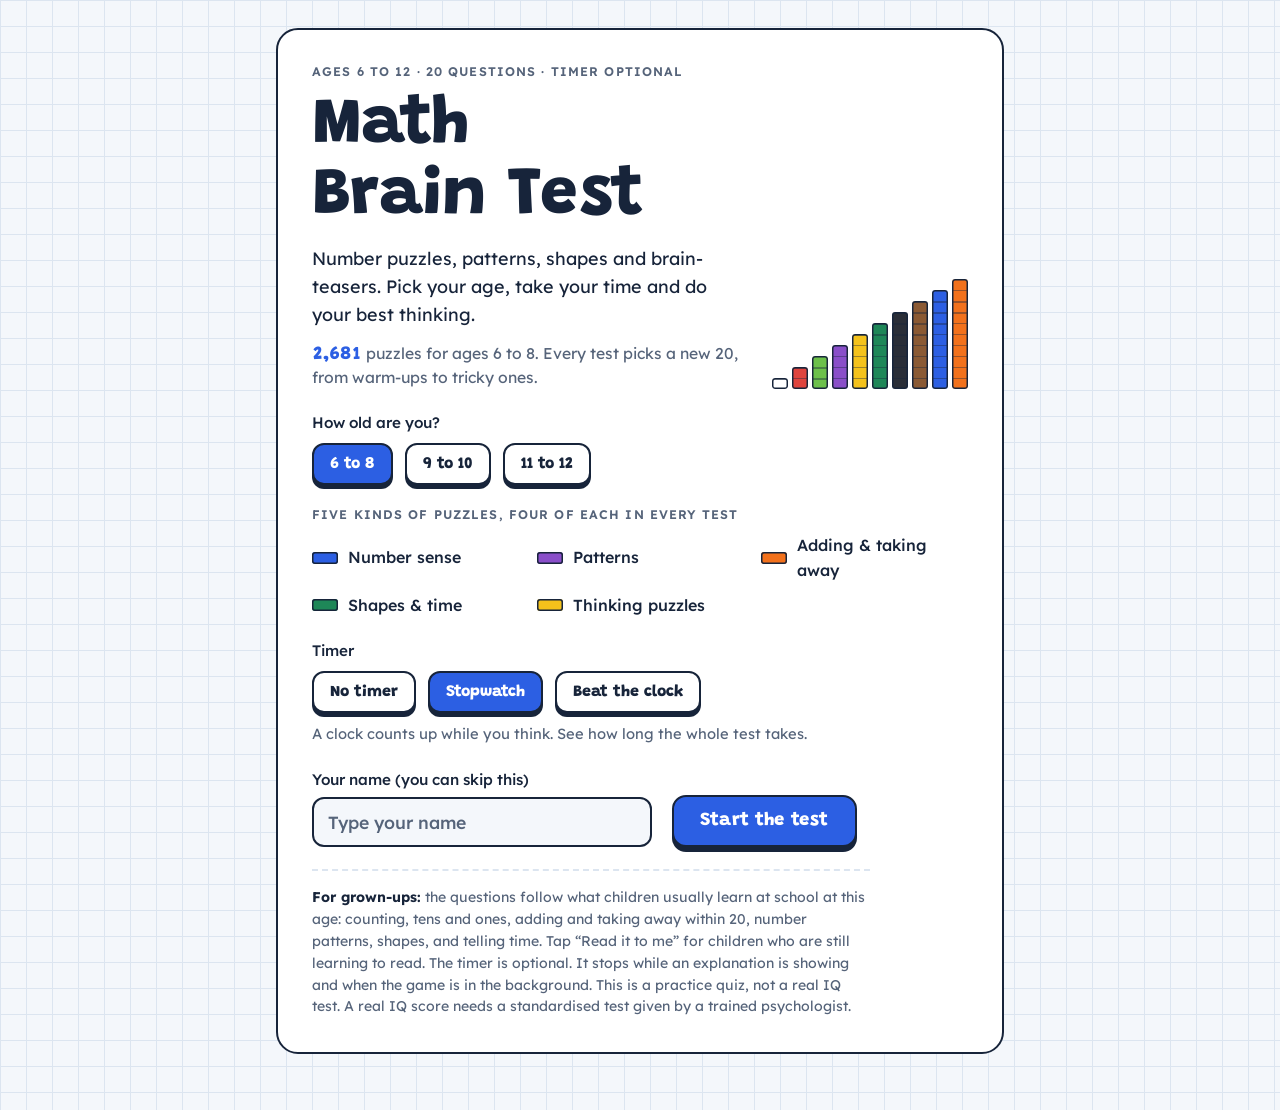
<file: index.html>
<!doctype html>
<html lang="en">
<head>
<meta charset="utf-8">
<meta name="viewport" content="width=device-width, initial-scale=1, viewport-fit=cover">
<title>Math Brain Test</title>
<meta name="claude:viewport-fit-sides" content="cover">
<meta name="description" content="A math puzzle game for 6 to 12 year olds, in three age groups. Every test picks 20 new questions from a bank of thousands.">
<!-- Link preview on Facebook, Messenger, WhatsApp, X... Picture source: tools/share-card.html -->
<link rel="canonical" href="https://kikulik.github.io/math-brain-test/">
<meta property="og:type" content="website">
<meta property="og:url" content="https://kikulik.github.io/math-brain-test/">
<meta property="og:site_name" content="Math Brain Test">
<meta property="og:title" content="Math Brain Test: math puzzles for ages 6 to 12">
<meta property="og:description" content="8,232 puzzles in three age groups (6–8, 9–10, 11–12): counting, times tables, fractions, percentages, algebra, geometry and brain-teasers. Every test picks a new 20. Free, no ads, no sign-up.">
<meta property="og:image" content="https://kikulik.github.io/math-brain-test/img/share.png">
<meta property="og:image:type" content="image/png">
<meta property="og:image:width" content="1200">
<meta property="og:image:height" content="630">
<meta property="og:image:alt" content="Math Brain Test: a staircase of coloured counting rods next to sample puzzles like 7 + 5 = ? and 2x + 3 = 15">
<meta name="twitter:card" content="summary_large_image">
<link rel="icon" href="data:image/svg+xml,%3Csvg xmlns='http://www.w3.org/2000/svg' viewBox='0 0 32 32'%3E%3Crect x='2' y='20' width='8' height='10' rx='1' fill='%23E0443E'/%3E%3Crect x='12' y='12' width='8' height='18' rx='1' fill='%23F4C21B'/%3E%3Crect x='22' y='4' width='8' height='26' rx='1' fill='%232C5FE3'/%3E%3C/svg%3E">
<link rel="preconnect" href="https://fonts.googleapis.com">
<link rel="preconnect" href="https://fonts.gstatic.com" crossorigin>
<link rel="stylesheet" href="https://fonts.googleapis.com/css2?family=Grandstander:wght@600;800&family=Lexend:wght@400;500;600;700&display=swap">
<link rel="stylesheet" href="css/style.css">
</head>
<body>
<main class="wrap">
  <section id="start" class="sheet" aria-labelledby="start-title">
    <div class="hero">
      <div class="hero-text">
        <p class="eyebrow">Ages 6 to 12 · 20 questions · timer optional</p>
        <h1 id="start-title">Math Brain Test</h1>
        <p class="lead">Number puzzles, patterns, shapes and brain-teasers. Pick your age, take your time and do your best thinking.</p>
        <p class="bank"><b id="bank-count">2,681</b> puzzles for ages <span id="age-name">6 to 8</span>. Every test picks a new 20, from warm-ups to tricky ones.</p>
      </div>
      <div class="stairs" aria-hidden="true">
        <i style="--n:1;--c:var(--rod-white)"></i><i style="--n:2;--c:var(--rod-red)"></i>
        <i style="--n:3;--c:var(--rod-lgreen)"></i><i style="--n:4;--c:var(--rod-purple)"></i>
        <i style="--n:5;--c:var(--rod-yellow)"></i><i style="--n:6;--c:var(--rod-dgreen)"></i>
        <i style="--n:7;--c:var(--rod-black)"></i><i style="--n:8;--c:var(--rod-brown)"></i>
        <i style="--n:9;--c:var(--rod-blue)"></i><i style="--n:10;--c:var(--rod-orange)"></i>
      </div>
    </div>

    <fieldset class="pick">
      <legend>How old are you?</legend>
      <div id="age-modes" class="seg seg-big"></div>
    </fieldset>

    <div class="skills-wrap">
      <p class="eyebrow">Five kinds of puzzles, four of each in every test</p>
      <ul id="skill-list" class="skills"></ul>
    </div>

    <form id="start-form" class="start-form">
      <fieldset class="pick">
        <legend>Timer</legend>
        <div id="timer-modes" class="seg"></div>
        <p id="timer-hint" class="hint"></p>
      </fieldset>
      <div class="start-row">
        <div class="field">
          <label for="kid-name">Your name (you can skip this)</label>
          <input id="kid-name" name="kid-name" autocomplete="off" maxlength="24" placeholder="Type your name">
        </div>
        <button class="btn" type="submit">Start the test</button>
      </div>
    </form>

    <p class="note"><b>For grown-ups:</b> the questions follow what children usually learn at school at this age: <span id="age-note">counting, tens and ones, adding and taking away within 20, number patterns, shapes, and telling time</span>. Tap “Read it to me” for children who are still learning to read. The timer is optional. It stops while an explanation is showing and when the game is in the background. This is a practice quiz, not a real IQ test. A real IQ score needs a standardised test given by a trained psychologist.</p>
  </section>

  <section id="quiz" class="sheet" hidden aria-label="Question">
    <div class="qhead">
      <div class="qmeta">
        <span id="qcount" class="qcount"></span>
        <span id="qtag" class="tag"></span>
      </div>
      <div class="qtools">
        <span id="timer" class="timer" role="timer" hidden>
          <svg viewBox="0 0 24 24" width="18" height="18" aria-hidden="true" fill="none" stroke="currentColor" stroke-width="2.2" stroke-linecap="round" stroke-linejoin="round"><circle cx="12" cy="13.5" r="8"/><path d="M12 9.5v4l2.5 2.5M9.5 2.5h5"/></svg>
          <b id="timer-text">0:00</b>
        </span>
        <button id="speak" class="speak" type="button" hidden>
          <svg viewBox="0 0 24 24" width="18" height="18" aria-hidden="true" fill="none" stroke="currentColor" stroke-width="2" stroke-linecap="round" stroke-linejoin="round"><path d="M4 9v6h4l5 4V5L8 9H4z"/><path d="M16.5 8.5a5 5 0 0 1 0 7"/><path d="M19 6a8.5 8.5 0 0 1 0 12"/></svg>
          Read it to me
        </button>
      </div>
    </div>
    <div id="rods" class="rods" aria-hidden="true"></div>
    <div id="tbar" class="tbar" aria-hidden="true" hidden><i></i></div>
    <p id="prompt" class="prompt" tabindex="-1"></p>
    <div id="visual" class="visual"></div>
    <div id="opts" class="opts" role="group" aria-labelledby="prompt"></div>
    <div id="feedback" class="feedback" hidden>
      <p id="fb-text"></p>
      <button id="next" class="btn" type="button">Next question</button>
    </div>
    <span id="live" class="sr" aria-live="polite"></span>
  </section>

  <section id="result" class="sheet" hidden aria-labelledby="r-title">
    <div class="r-words">
      <h2 id="r-title">Well done!</h2>
      <p id="r-msg" class="lead"></p>
    </div>
    <div class="result-top">
      <div>
        <p class="eyebrow">Your score · ages <span id="r-age">6 to 8</span></p>
        <p id="r-score" class="score"></p>
      </div>
      <div class="r-side">
        <div id="r-stars" class="stars" role="img"></div>
        <p id="r-level" class="level"></p>
        <p id="r-time" class="meta"></p>
      </div>
    </div>
    <div class="breakdown-wrap">
      <p class="eyebrow">Skill by skill</p>
      <div id="r-skills" class="breakdown"></div>
    </div>
    <div id="r-practice" class="practice"></div>
    <details>
      <summary>See every question and answer</summary>
      <ol id="r-review" class="review"></ol>
    </details>
    <div class="actions">
      <button id="again" class="btn" type="button">New test, new puzzles</button>
      <button id="home" class="btn ghost" type="button">Change name or timer</button>
    </div>
    <p class="note"><b>For grown-ups:</b> the score shows which skills are solid and which need more practice. It is not an IQ score.</p>
  </section>
</main>
<canvas id="confetti" hidden></canvas>

<script src="js/core.js"></script>
<script src="js/draw.js"></script>
<script src="js/ages-6-8/numbers.js"></script>
<script src="js/ages-6-8/patterns.js"></script>
<script src="js/ages-6-8/sums.js"></script>
<script src="js/ages-6-8/shapes.js"></script>
<script src="js/ages-6-8/logic.js"></script>
<script src="js/ages-9-10/draw.js"></script>
<script src="js/ages-9-10/numbers.js"></script>
<script src="js/ages-9-10/patterns.js"></script>
<script src="js/ages-9-10/times.js"></script>
<script src="js/ages-9-10/measures.js"></script>
<script src="js/ages-9-10/logic.js"></script>
<script src="js/ages-11-12/draw.js"></script>
<script src="js/ages-11-12/numbers.js"></script>
<script src="js/ages-11-12/algebra.js"></script>
<script src="js/ages-11-12/fractions.js"></script>
<script src="js/ages-11-12/geometry.js"></script>
<script src="js/ages-11-12/logic.js"></script>
<script src="js/pool.js"></script>
<script src="js/picker.js"></script>
<script src="js/timer.js"></script>
<script src="js/app.js"></script>
</body>
</html>
</file>
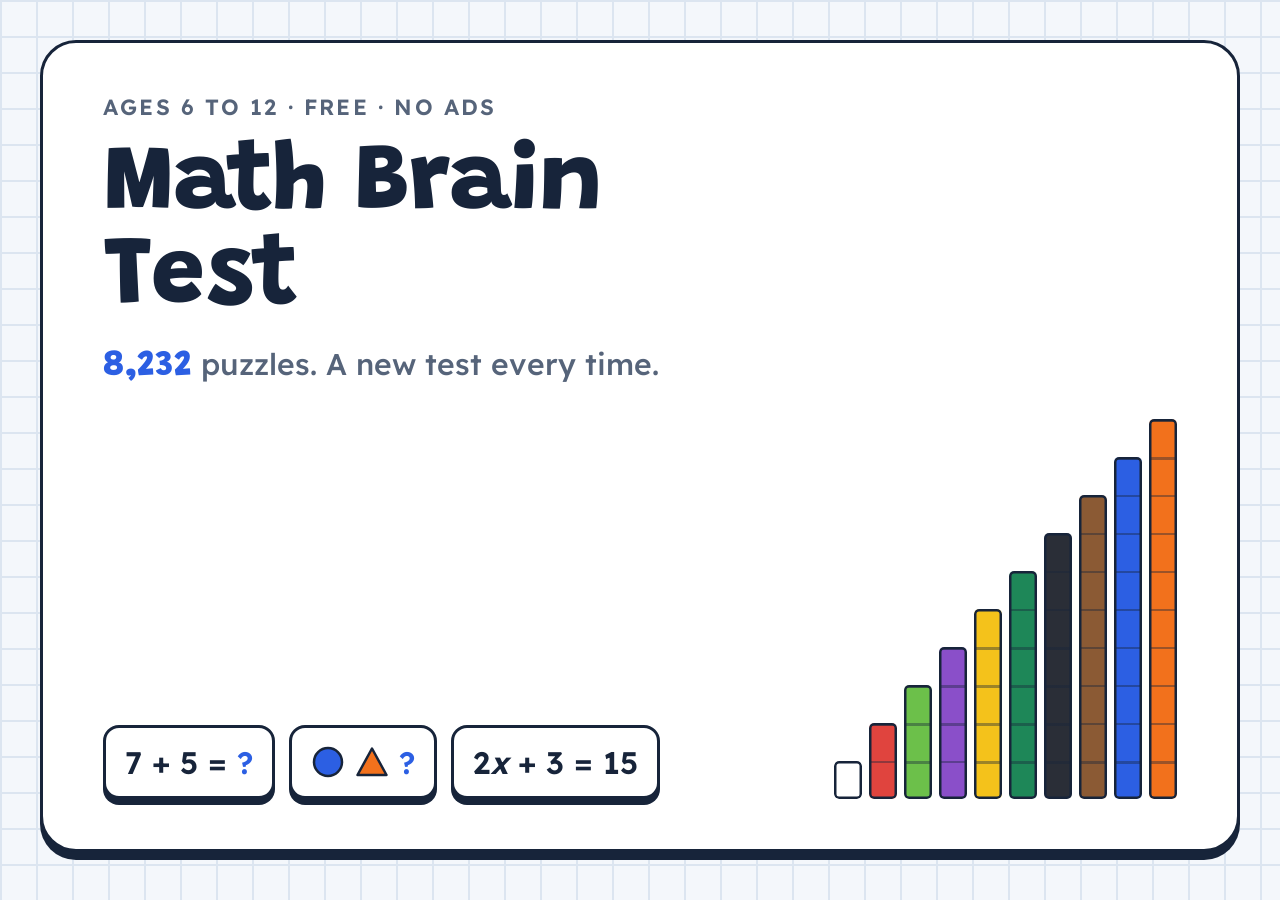
<file: tools/share-card.html>
<!doctype html>
<html lang="en">
<head>
<meta charset="utf-8">
<title>Math Brain Test share card</title>
<!-- Source of img/share.png, the 1200x630 picture shown when the link is shared
     (Facebook, Messenger, WhatsApp...). How to re-render it: README, "Share picture". -->
<link rel="stylesheet" href="https://fonts.googleapis.com/css2?family=Grandstander:wght@800&family=Lexend:wght@500;600&display=block">
<style>
:root{
  --paper:#F4F7FB; --grid:#DCE5F0; --card:#FFFFFF; --ink:#17243A; --ink-soft:#56647A; --accent:#2C5FE3;
  --rod-white:#FFFFFF; --rod-red:#E0443E; --rod-lgreen:#6CC04A; --rod-purple:#8A4FC9; --rod-yellow:#F4C21B;
  --rod-dgreen:#1E8758; --rod-black:#2A2E37; --rod-brown:#8B5A34; --rod-blue:#2C5FE3; --rod-orange:#F2711C;
}
*{box-sizing:border-box; margin:0}
html,body{width:1200px; height:630px; overflow:hidden}
body{
  background-color:var(--paper);
  background-image:linear-gradient(var(--grid) 2px,transparent 2px),linear-gradient(90deg,var(--grid) 2px,transparent 2px);
  background-size:36px 36px;
  color:var(--ink); font-family:Lexend,sans-serif; -webkit-font-smoothing:antialiased;
}
.sheet{
  position:absolute; inset:40px 40px 48px; display:flex; justify-content:space-between; align-items:flex-end; gap:40px;
  padding:50px 60px; background:var(--card); border:3px solid var(--ink); border-radius:36px; box-shadow:0 8px 0 var(--ink);
}
.text{display:flex; flex-direction:column; gap:18px; align-self:stretch; min-width:0}
.eyebrow{font-weight:600; font-size:22px; letter-spacing:.1em; text-transform:uppercase; color:var(--ink-soft)}
h1{font:800 96px/.98 Grandstander,sans-serif; letter-spacing:-.01em}
.lead{font-weight:500; font-size:30px; color:var(--ink-soft)}
.lead b{font:800 36px/1 Grandstander,sans-serif; color:var(--accent)}
.chips{display:flex; gap:14px; margin-top:auto}
.chip{
  display:flex; align-items:center; gap:10px; height:74px; padding:0 19px; white-space:nowrap;
  font-weight:600; font-size:31px; background:var(--card);
  border:3px solid var(--ink); border-radius:16px; box-shadow:0 6px 0 var(--ink);
}
.chip .q{color:var(--accent)}
.chip svg{width:34px; height:34px; display:block}
.stairs{display:flex; align-items:flex-end; gap:7px; flex:none}
.stairs i{
  display:block; width:28px; height:calc(var(--n) * 38px); border-radius:5px; background-color:var(--c);
  background-image:repeating-linear-gradient(to top, transparent 0 35.5px, rgba(23,36,58,.4) 35.5px 38px);
  box-shadow:inset 0 0 0 2.5px var(--ink);
}
</style>
</head>
<body>
<svg width="0" height="0" style="position:absolute" aria-hidden="true">
  <symbol id="circle" viewBox="0 0 34 34"><circle cx="17" cy="17" r="14" fill="#2C5FE3" stroke="#17243A" stroke-width="2.5"/></symbol>
  <symbol id="triangle" viewBox="0 0 34 34"><path d="M17 3.5 31.5 30h-29z" fill="#F2711C" stroke="#17243A" stroke-width="2.5" stroke-linejoin="round"/></symbol>
</svg>
<div class="sheet">
  <div class="text">
    <p class="eyebrow">Ages 6 to 12 · free · no ads</p>
    <h1>Math Brain Test</h1>
    <p class="lead"><b>8,232</b> puzzles. A new test every time.</p>
    <div class="chips">
      <span class="chip">7 + 5 = <span class="q">?</span></span>
      <span class="chip">
        <svg><use href="#circle"/></svg><svg><use href="#triangle"/></svg>
        <span class="q">?</span>
      </span>
      <span class="chip"><span>2<i>x</i> + 3 = 15</span></span>
    </div>
  </div>
  <div class="stairs">
    <i style="--n:1;--c:var(--rod-white)"></i><i style="--n:2;--c:var(--rod-red)"></i>
    <i style="--n:3;--c:var(--rod-lgreen)"></i><i style="--n:4;--c:var(--rod-purple)"></i>
    <i style="--n:5;--c:var(--rod-yellow)"></i><i style="--n:6;--c:var(--rod-dgreen)"></i>
    <i style="--n:7;--c:var(--rod-black)"></i><i style="--n:8;--c:var(--rod-brown)"></i>
    <i style="--n:9;--c:var(--rod-blue)"></i><i style="--n:10;--c:var(--rod-orange)"></i>
  </div>
</div>
</body>
</html>
</file>
<file: css/style.css>
/* Math Brain Test
   Layout: one column on graph paper. A question sheet on top, chunky press-able answer blocks below.
   Colours are borrowed from counting rods (1 white, 2 red, 3 light green ... 10 orange). */
:root{
  --paper:#F4F7FB; --grid:#DCE5F0; --card:#FFFFFF; --ink:#17243A; --ink-soft:#56647A; --edge:#17243A;
  --accent:#2C5FE3; --accent-ink:#FFFFFF;
  --rod-white:#FFFFFF; --rod-red:#E0443E; --rod-lgreen:#6CC04A; --rod-purple:#8A4FC9; --rod-yellow:#F4C21B;
  --rod-dgreen:#1E8758; --rod-black:#2A2E37; --rod-brown:#8B5A34; --rod-blue:#2C5FE3; --rod-orange:#F2711C;
  --good:#13804C; --good-bg:#DCF2E5; --bad:#BF342D; --bad-bg:#FAE2DF;
  --font-display:"Grandstander","Chalkboard SE","Comic Sans MS",system-ui,sans-serif;
  --font-body:"Lexend",system-ui,-apple-system,"Segoe UI",Roboto,sans-serif;
  --radius:14px;
}
@media (prefers-color-scheme: dark){
  :root:not([data-theme="light"]){
    --paper:#0F1722; --grid:#1A2535; --card:#172232; --ink:#E8EEF6; --ink-soft:#9CA9BC; --edge:#51647F;
    --accent:#7096FF; --accent-ink:#0B1220;
    --rod-white:#E3E9F2; --rod-red:#EE6A62; --rod-lgreen:#83D063; --rod-purple:#A97BE2; --rod-yellow:#F4C93A;
    --rod-dgreen:#36B07B; --rod-black:#3D4452; --rod-brown:#A87148; --rod-blue:#5D86F4; --rod-orange:#F58A40;
    --good:#4FCB8C; --good-bg:#11372A; --bad:#F2817A; --bad-bg:#3D1E1C;
    color-scheme:dark;
  }
}
:root[data-theme="dark"]{
  --paper:#0F1722; --grid:#1A2535; --card:#172232; --ink:#E8EEF6; --ink-soft:#9CA9BC; --edge:#51647F;
  --accent:#7096FF; --accent-ink:#0B1220;
  --rod-white:#E3E9F2; --rod-red:#EE6A62; --rod-lgreen:#83D063; --rod-purple:#A97BE2; --rod-yellow:#F4C93A;
  --rod-dgreen:#36B07B; --rod-black:#3D4452; --rod-brown:#A87148; --rod-blue:#5D86F4; --rod-orange:#F58A40;
  --good:#4FCB8C; --good-bg:#11372A; --bad:#F2817A; --bad-bg:#3D1E1C;
  color-scheme:dark;
}

/* Base */
*,*::before,*::after{box-sizing:border-box}
:root{padding-top:env(safe-area-inset-top,0px); padding-bottom:env(safe-area-inset-bottom,0px); -webkit-text-size-adjust:100%}
[hidden]{display:none!important}
body{
  margin:0;
  background-color:var(--paper);
  background-image:linear-gradient(var(--grid) 1px,transparent 1px),linear-gradient(90deg,var(--grid) 1px,transparent 1px);
  background-size:26px 26px;
  color:var(--ink); font:400 16px/1.55 var(--font-body); -webkit-font-smoothing:antialiased;
}
.wrap{
  max-width:760px; margin:0 auto; display:grid; gap:20px;
  padding-block:28px 56px;
  padding-left:max(16px,env(safe-area-inset-left,0px));
  padding-right:max(16px,env(safe-area-inset-right,0px));
}
.sheet{background:var(--card); border:2px solid var(--edge); border-radius:22px; padding:clamp(18px,4.5vw,34px); display:grid; gap:22px; min-width:0}
h1,h2{font-family:var(--font-display); font-weight:800; line-height:1.05; margin:0; text-wrap:balance}
h1{font-size:clamp(2.6rem,10vw,4.2rem); letter-spacing:-.01em}
h2{font-size:clamp(1.8rem,6vw,2.5rem)}
p{margin:0}
.eyebrow{font:600 .78rem/1.3 var(--font-body); letter-spacing:.09em; text-transform:uppercase; color:var(--ink-soft)}
.lead{font-size:1.12rem; max-width:34em}
.note{font-size:.88rem; color:var(--ink-soft); border-top:2px dashed var(--grid); padding-top:16px; max-width:62ch}
.note b{color:var(--ink)}
.sr{position:absolute; width:1px; height:1px; overflow:hidden; clip:rect(0 0 0 0); white-space:nowrap}

/* Buttons */
.btn{
  font:800 1.15rem/1 var(--font-display); letter-spacing:.01em;
  background:var(--accent); color:var(--accent-ink);
  border:2px solid var(--edge); border-radius:var(--radius);
  padding:15px 26px; box-shadow:0 5px 0 var(--edge); cursor:pointer;
  transition:transform .08s, box-shadow .08s;
}
.btn:active{transform:translateY(4px); box-shadow:0 1px 0 var(--edge)}
.btn.ghost{background:var(--card); color:var(--ink)}
.btn:focus-visible,.opt:focus-visible,.speak:focus-visible,summary:focus-visible,input:focus-visible{outline:3px solid var(--accent); outline-offset:3px}

/* Start screen */
.hero{display:grid; grid-template-columns:minmax(0,1fr) auto; gap:20px 28px; align-items:end}
.hero-text{display:grid; gap:12px; min-width:0}
.bank{font-size:.98rem; color:var(--ink-soft); max-width:34em}
.bank b{font:800 1.15rem/1 var(--font-display); color:var(--accent); font-variant-numeric:tabular-nums}
.stairs{display:flex; align-items:flex-end; gap:4px; height:110px}
.stairs i{
  display:block; width:16px; height:calc(var(--n) * 11px); border-radius:3px;
  background-color:var(--c);
  background-image:repeating-linear-gradient(to top, transparent 0 9.5px, color-mix(in srgb, var(--edge) 40%, transparent) 9.5px 11px);
  box-shadow:inset 0 0 0 1.5px var(--edge);
  transform-origin:bottom; animation:grow .5s cubic-bezier(.3,1.4,.5,1) both; animation-delay:calc(var(--n) * 45ms);
}
@keyframes grow{from{transform:scaleY(.15)}to{transform:none}}
.skills-wrap{display:grid; gap:10px}
.skills{list-style:none; margin:0; padding:0; display:grid; grid-template-columns:repeat(auto-fill,minmax(200px,1fr)); gap:10px 18px}
.skills li{display:flex; align-items:center; gap:10px; font-weight:500}
.swatch{flex:none; width:26px; height:12px; border-radius:3px; background:var(--c); box-shadow:inset 0 0 0 1.5px var(--edge)}
.start-form{display:grid; gap:22px}
.start-row{display:flex; flex-wrap:wrap; align-items:flex-end; gap:16px 20px}
.pick{border:0; margin:0; padding:0; display:grid; gap:10px; min-width:0}
.pick legend{font-weight:500; font-size:.95rem; padding:0; margin-bottom:8px}
.seg-big span{padding:14px 22px; font-size:1.25rem}
.seg{display:flex; flex-wrap:wrap; gap:12px}
.seg label{position:relative; cursor:pointer}
.seg input{position:absolute; inset:0; margin:0; opacity:0; cursor:pointer; width:100%; height:100%}
.seg span{
  display:block; padding:11px 16px; font:800 1rem/1 var(--font-display); color:var(--ink); background:var(--card);
  border:2px solid var(--edge); border-radius:12px; box-shadow:0 4px 0 var(--edge); transition:transform .08s, box-shadow .08s;
}
.seg input:checked + span{background:var(--accent); color:var(--accent-ink)}
.seg input:focus-visible + span{outline:3px solid var(--accent); outline-offset:3px}
.seg label:active span{transform:translateY(3px); box-shadow:0 1px 0 var(--edge)}
.hint{font-size:.92rem; color:var(--ink-soft); max-width:46em}
.field{display:grid; gap:6px; flex:1 1 240px; max-width:340px}
.field label{font-weight:500; font-size:.95rem}
.field input{
  font:500 1.1rem var(--font-body); padding:12px 14px; width:100%;
  border:2px solid var(--edge); border-radius:12px; background:var(--paper); color:var(--ink);
}
.field input::placeholder{color:var(--ink-soft)}

/* Quiz screen */
.qhead{display:flex; flex-wrap:wrap; align-items:center; justify-content:space-between; gap:10px 14px}
.qmeta{display:flex; flex-wrap:wrap; align-items:center; gap:6px 14px}
.qcount{font:800 1.05rem/1 var(--font-display)}
.tag{display:inline-flex; align-items:center; gap:8px; font-size:.86rem; color:var(--ink-soft)}
.speak{
  display:inline-flex; align-items:center; gap:7px; cursor:pointer;
  font:500 .9rem var(--font-body); color:var(--ink); background:var(--card);
  border:2px solid var(--edge); border-radius:999px; padding:6px 13px 6px 11px;
}
.speak:hover{background:color-mix(in srgb, var(--accent) 10%, var(--card))}
.qtools{display:flex; flex-wrap:wrap; align-items:center; gap:10px}
.timer{
  display:inline-flex; align-items:center; gap:6px; padding:6px 13px 6px 10px; border:2px solid var(--edge); border-radius:999px;
  font:700 1.05rem/1 var(--font-body); font-variant-numeric:tabular-nums; background:var(--card); transition:background-color .2s, color .2s;
}
.timer.low{color:var(--bad); border-color:var(--bad); background:var(--bad-bg)}
.tbar{height:8px; border-radius:99px; background:var(--grid); overflow:hidden; margin-top:-12px}
.tbar i{display:block; height:100%; background:var(--accent); transform-origin:left; transition:transform .2s linear}
.tbar.low i{background:var(--bad)}
.rods{display:grid; grid-template-columns:repeat(20,minmax(0,1fr)); gap:3px}
.rod{height:12px; border-radius:3px; box-shadow:inset 0 0 0 1.5px var(--edge); opacity:.35}
.rod.done{background:var(--c); opacity:1}
.rod.now{opacity:1; box-shadow:inset 0 0 0 1.5px var(--edge), 0 0 0 2px var(--accent)}
.prompt{font:600 clamp(1.3rem,4.4vw,1.7rem)/1.3 var(--font-body); max-width:30em; outline:none}
.visual{display:flex; justify-content:center; min-width:0}
.visual svg{max-width:100%; height:auto; display:block}
.opts{display:grid; grid-template-columns:repeat(2,minmax(0,1fr)); gap:16px 14px; padding-bottom:5px}
.opt{
  position:relative; display:flex; align-items:center; justify-content:center; gap:10px;
  min-height:86px; padding:14px 12px; cursor:pointer;
  font:600 clamp(1.45rem,5vw,1.9rem)/1.15 var(--font-body); font-variant-numeric:tabular-nums;
  color:var(--ink); background:var(--card);
  border:2px solid var(--edge); border-radius:var(--radius); box-shadow:0 5px 0 var(--edge);
  transition:transform .08s, box-shadow .08s, background-color .15s;
}
.opt.long{font-size:clamp(1.05rem,3.6vw,1.25rem)}
.opt:hover:not([disabled]){background:color-mix(in srgb, var(--accent) 9%, var(--card))}
.opt:active:not([disabled]){transform:translateY(4px); box-shadow:0 1px 0 var(--edge)}
.opt[disabled]{cursor:default}
.opt[disabled]:not(.is-right):not(.is-wrong){opacity:.5}
.opt.is-right{background:var(--good-bg); border-color:var(--good); box-shadow:0 5px 0 var(--good); color:var(--good)}
.opt.is-wrong{background:var(--bad-bg); border-color:var(--bad); box-shadow:0 5px 0 var(--bad); color:var(--bad)}
.opt.pop{animation:pop .38s ease-out}
.opt svg{display:block}
@keyframes pop{0%{transform:scale(1)}40%{transform:scale(1.07)}100%{transform:scale(1)}}
.key{position:absolute; top:6px; left:9px; font:600 .72rem/1 var(--font-body); color:var(--ink-soft)}
@media (hover:none){.key{display:none}}
.frac{display:inline-grid; justify-items:center; line-height:1; font-variant-numeric:tabular-nums}
.frac span:first-child{border-bottom:3px solid currentColor; padding:0 .25em .1em; margin-bottom:.1em}
.feedback{display:flex; flex-wrap:wrap; align-items:center; justify-content:space-between; gap:14px 18px; padding:16px 18px; border-radius:var(--radius)}
.feedback p{flex:1 1 260px; min-width:0; font-size:1.05rem}
.feedback.good{background:var(--good-bg)}
.feedback.good strong{color:var(--good); font:800 1.3rem var(--font-display)}
.feedback.bad{background:var(--bad-bg)}
.feedback.bad strong{color:var(--bad)}

/* Pictures inside questions */
.seq{display:flex; flex-wrap:wrap; justify-content:center; gap:clamp(6px,2vw,10px)}
.chip{
  width:clamp(44px,12vw,62px); height:clamp(44px,12vw,62px); display:grid; place-items:center;
  font:700 clamp(1.15rem,4.5vw,1.5rem)/1 var(--font-body); font-variant-numeric:tabular-nums;
  border:2px solid var(--edge); border-radius:12px; background:var(--card);
}
.chip svg{width:72%; height:auto}
.seq.wide .chip{width:auto; min-width:clamp(44px,12vw,62px); padding:0 .45em}
.chip.q{border-style:dashed; border-color:var(--accent); color:var(--accent); font-family:var(--font-display); font-weight:800}
.eq{display:flex; flex-wrap:wrap; justify-content:center; align-items:center; gap:.3em; font:800 clamp(2.4rem,10vw,3.6rem)/1 var(--font-display)}
.eq .box{display:inline-grid; place-items:center; width:1.15em; height:1.15em; border:3px dashed var(--accent); border-radius:10px; color:var(--accent)}
.f-yellow{fill:var(--rod-yellow)} .f-orange{fill:var(--rod-orange)} .f-blue{fill:var(--rod-blue)}
.f-green{fill:var(--rod-dgreen)} .f-lgreen{fill:var(--rod-lgreen)} .f-purple{fill:var(--rod-purple)}
.f-red{fill:var(--rod-red)} .f-unit{fill:var(--rod-white)} .f-card{fill:var(--card)}
.f-ink{fill:var(--ink)} .f-soft{fill:var(--ink-soft)}
.s-ink{stroke:var(--ink); stroke-width:2.5; stroke-linejoin:round; stroke-linecap:round}
.s-ink.thin{stroke-width:1.5}
.s-ink.thick{stroke-width:4}
.string{stroke:var(--ink-soft); stroke-width:2}
.face{fill:var(--card); stroke:var(--ink); stroke-width:5}
.tick{stroke:var(--ink); stroke-width:1.5}
.tick.big{stroke-width:3.5}
.hand-h{stroke:var(--ink); stroke-width:9; stroke-linecap:round}
.hand-m{stroke:var(--rod-red); stroke-width:5; stroke-linecap:round}
.clocknum{font:600 17px var(--font-body); fill:var(--ink)}
.svg-label{font:600 15px var(--font-body); fill:var(--ink-soft)}

/* Result screen */
.result-top{display:grid; grid-template-columns:auto minmax(0,1fr); gap:14px 32px; align-items:center}
.score{display:flex; align-items:baseline; gap:8px; font:800 clamp(3.6rem,16vw,5.6rem)/1 var(--font-display); font-variant-numeric:tabular-nums}
.score small{font-size:.36em; color:var(--ink-soft)}
.r-side{display:grid; gap:8px}
.stars{display:flex; gap:6px}
.stars svg{width:clamp(34px,9vw,46px); height:auto}
.stars polygon{fill:transparent; stroke:var(--edge); stroke-width:2.5; stroke-linejoin:round}
.stars .on polygon{fill:var(--rod-yellow); stroke:var(--ink)}
.stars .on{animation:starIn .45s cubic-bezier(.3,1.5,.5,1) both; animation-delay:var(--d)}
@keyframes starIn{from{transform:scale(.4) rotate(-20deg)}to{transform:none}}
.level{font:800 1.45rem/1.1 var(--font-display); color:var(--accent)}
.r-words{display:grid; gap:10px}
.meta{font-size:.9rem; color:var(--ink-soft)}
.breakdown-wrap{display:grid; gap:12px}
.breakdown{display:grid; gap:12px}
.brow{display:grid; grid-template-columns:minmax(0,1fr) auto; gap:12px; align-items:center; padding-bottom:12px; border-bottom:1.5px solid var(--grid)}
.brow b{display:block; font-weight:600}
.brow span{font-size:.85rem; color:var(--ink-soft)}
.cells{display:flex; gap:5px}
.cell{width:clamp(22px,7vw,32px); height:20px; border-radius:4px; box-shadow:inset 0 0 0 1.5px var(--edge)}
.cell.on{background:var(--c)}
.practice{display:grid; gap:6px; padding:16px 18px; border-radius:var(--radius); background:color-mix(in srgb, var(--accent) 9%, var(--card))}
.practice p:last-child{max-width:60ch}
details summary{cursor:pointer; font-weight:600; padding:4px 0}
.review{list-style:none; margin:10px 0 0; padding:0; display:grid}
.review li{display:grid; grid-template-columns:2.2em minmax(0,1fr) auto; gap:10px; align-items:start; padding:10px 0; border-top:1.5px solid var(--grid)}
.review .n{font:800 .95rem/1.6 var(--font-display); color:var(--ink-soft); font-variant-numeric:tabular-nums}
.review .rq{font-weight:500}
.review .ra{font-size:.9rem; color:var(--ink-soft)}
.review .ra b{color:var(--ink)}
.mark{font-size:1.2rem; font-weight:700; line-height:1.3}
.mark.ok{color:var(--good)} .mark.no{color:var(--bad)}
.actions{display:flex; flex-wrap:wrap; gap:12px}
#confetti{position:fixed; inset:0; width:100%; height:100%; pointer-events:none; z-index:20}

@media (max-width:560px){
  .hero{grid-template-columns:minmax(0,1fr)}
  .result-top{grid-template-columns:minmax(0,1fr)}
  .opts{gap:14px 10px}
}
@media (prefers-reduced-motion: reduce){
  *,*::before,*::after{animation:none!important; transition:none!important; scroll-behavior:auto!important}
}
</file>
